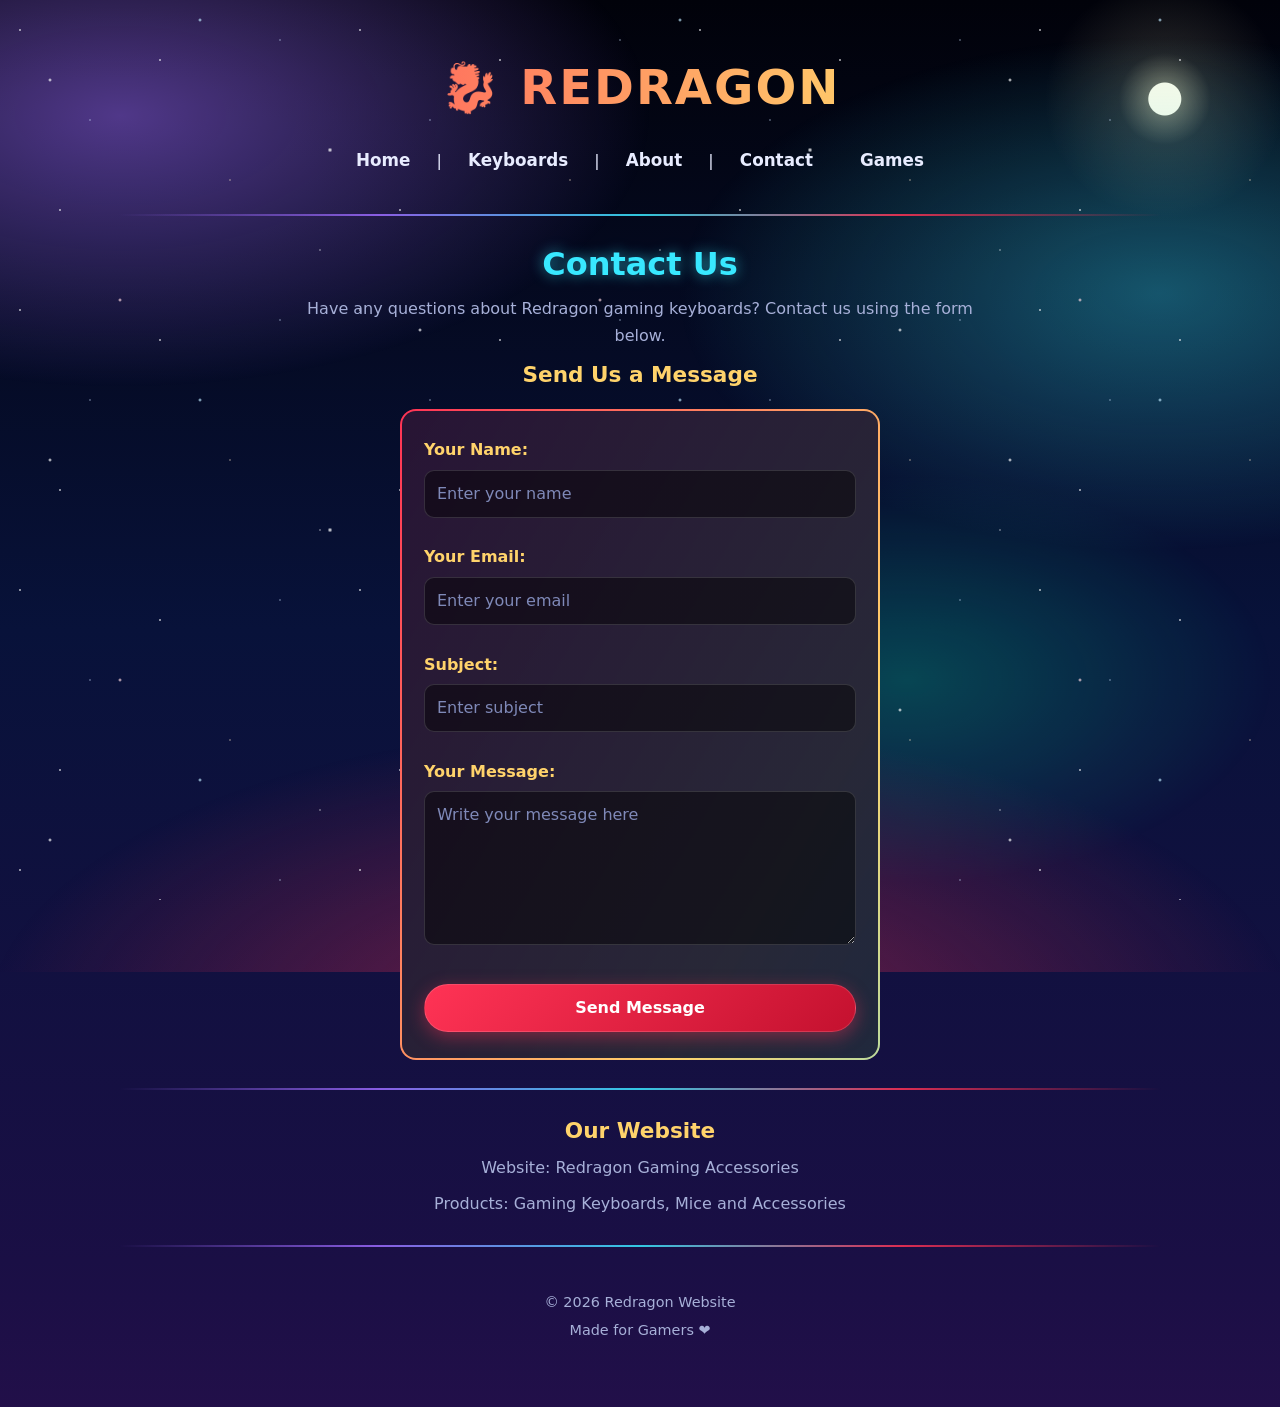
<file: contact.html>
<!DOCTYPE html>
<html>
<head>
    <title>Contact Redragon</title>
    <link rel="stylesheet" href="style.css">
</head>
<body>

    <h1>🐉 REDRAGON</h1>

    <a href="index.html">Home</a> |
    <a href="keyboards.html">Keyboards</a> |
    <a href="about.html">About</a> |
    <a href="contact.html">Contact</a>
    <a href="games.html">Games</a>

    <hr>

    <h2>Contact Us</h2>

    <p>
        Have any questions about Redragon gaming keyboards?
        Contact us using the form below.
    </p>

    <h3>Send Us a Message</h3>

    <form>
        <label for="name">Your Name:</label><br>
        <input type="text" id="name" name="name"
               placeholder="Enter your name" required>
        <br><br>

        <label for="email">Your Email:</label><br>
        <input type="email" id="email" name="email"
               placeholder="Enter your email" required>
        <br><br>

        <label for="subject">Subject:</label><br>
        <input type="text" id="subject" name="subject"
               placeholder="Enter subject" required>
        <br><br>

        <label for="message">Your Message:</label><br>
        <textarea id="message" name="message"
                  rows="5" cols="30"
                  placeholder="Write your message here"
                  required></textarea>
        <br><br>

        <button type="submit">Send Message</button>
    </form>

    <hr>

    <h3>Our Website</h3>

    <p>Website: Redragon Gaming Accessories</p>
    <p>Products: Gaming Keyboards, Mice and Accessories</p>

    <hr>

    <footer>
        <p>&copy; 2026 Redragon Website</p>
        <p>Made for Gamers ❤️</p>
    </footer>

</body>
</html>
</file>
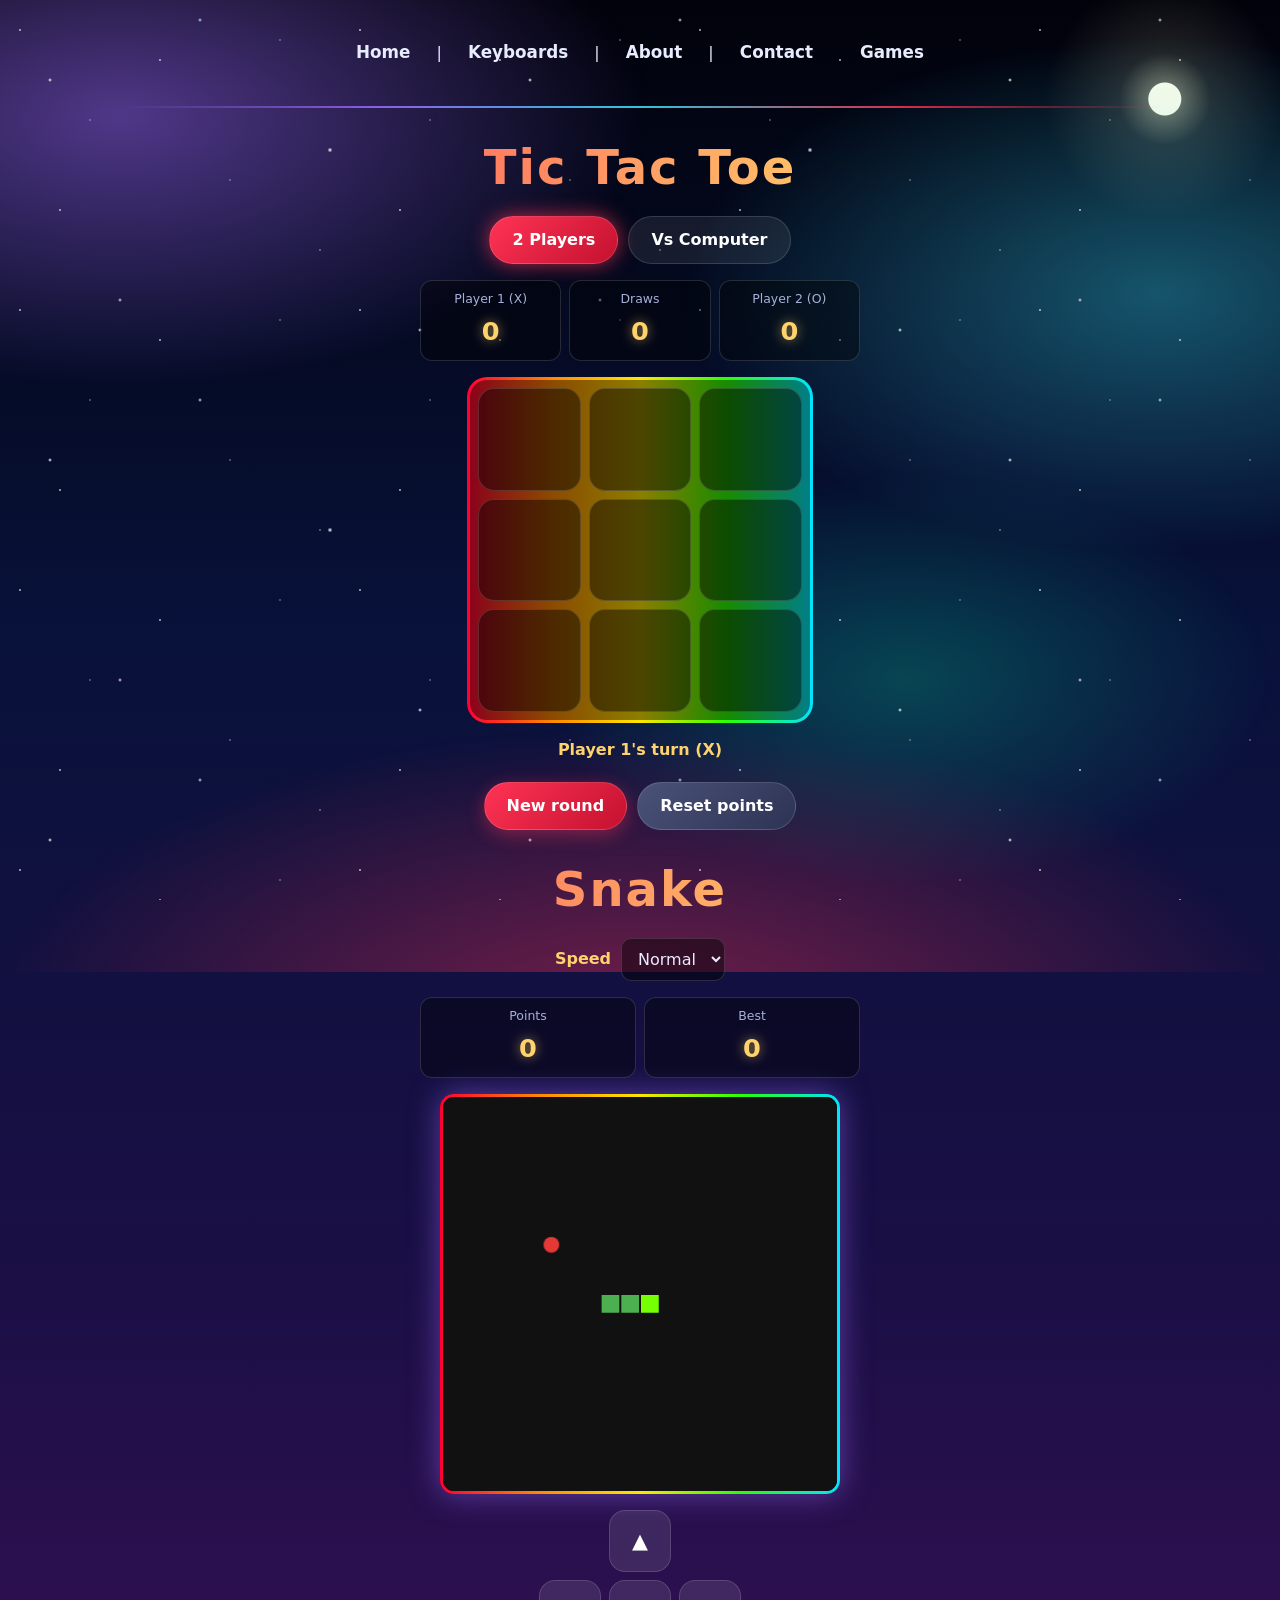
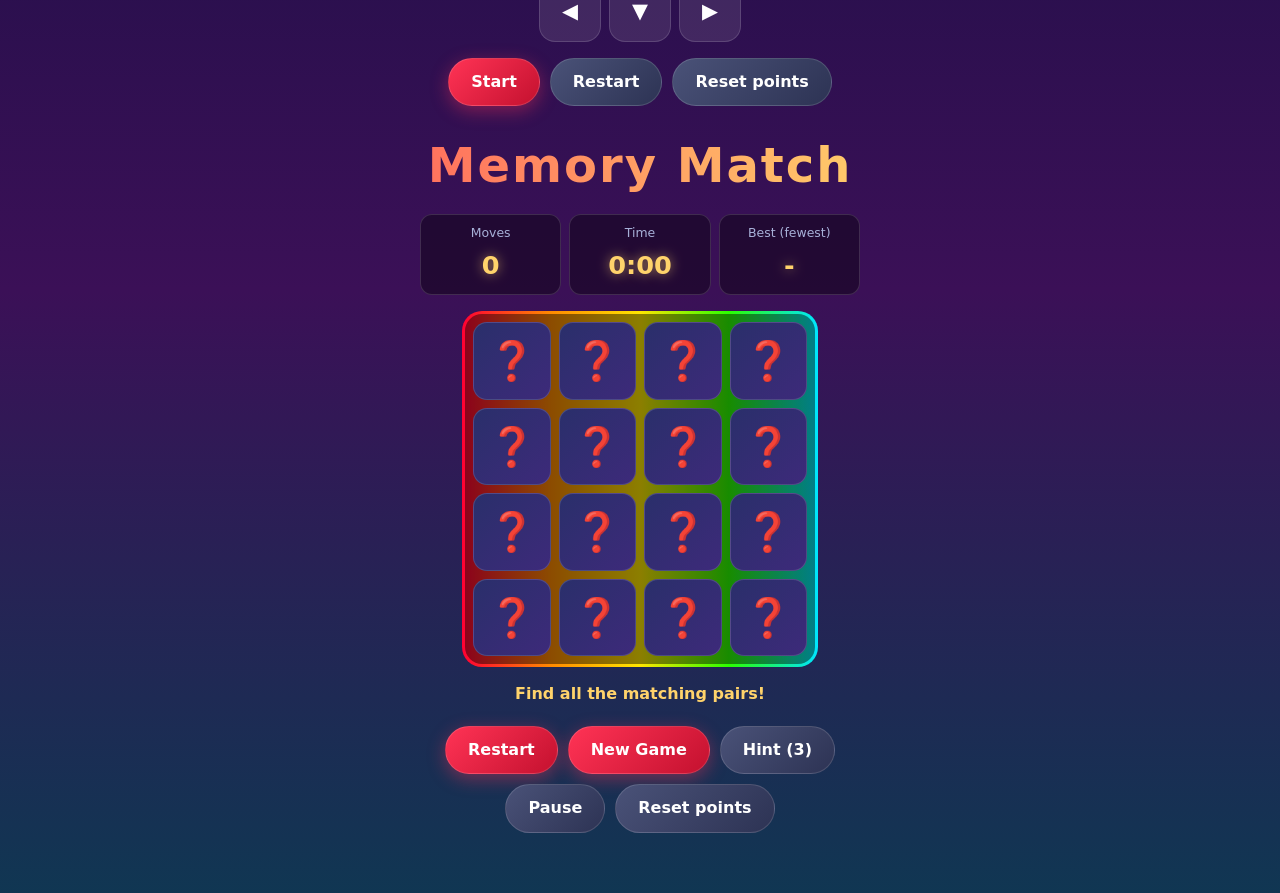
<file: games.html>
<!DOCTYPE html>
<html lang="en">
<head>
<meta charset="UTF-8">
<meta name="viewport" content="width=device-width, initial-scale=1">
<title>Games - Tic Tac Toe &amp; Snake</title>
<link rel="stylesheet" href="style.css">
<script src="script.js" defer></script>
</head>
<body>

<a href="index.html">Home</a> |
<a href="keyboards.html">Keyboards</a> |
<a href="about.html">About</a> |
<a href="contact.html">Contact</a>
<a href="games.html">Games</a>

<hr>

<h1>Tic Tac Toe</h1>

<div class="box">
  <div class="row">
    <button id="mode2" class="active">2 Players</button>
    <button id="modeCpu">Vs Computer</button>
    <select id="level" class="hidden" aria-label="Difficulty">
      <option value="easy">Easy</option>
      <option value="hard">Hard</option>
    </select>
  </div>

  <div class="score">
    <div><span id="nameX">Player 1 (X)</span><b id="winsX">0</b></div>
    <div><span>Draws</span><b id="draws">0</b></div>
    <div><span id="nameO">Player 2 (O)</span><b id="winsO">0</b></div>
  </div>

  <!-- 3x3 board: JS creates exactly 9 cells here -->
  <div class="board" id="board"></div>
  <div id="status"></div>

  <div class="actions">
    <button class="btn" id="newRound">New round</button>
    <button class="btn grey" id="resetScore">Reset points</button>
  </div>
</div>

<h1>Snake</h1>

<div class="box">
  <div class="row">
    <label for="speed">Speed</label>
    <select id="speed">
      <option value="easy">Easy</option>
      <option value="normal" selected>Normal</option>
      <option value="hard">Hard</option>
    </select>
  </div>

  <div class="score">
    <div><span>Points</span><b id="score">0</b></div>
    <div><span>Best</span><b id="best">0</b></div>
  </div>

  <canvas id="game" width="400" height="400"></canvas>

  <div class="pad">
    <button class="up" data-dir="up" aria-label="Up">▲</button>
    <button class="left" data-dir="left" aria-label="Left">◀</button>
    <button class="down" data-dir="down" aria-label="Down">▼</button>
    <button class="right" data-dir="right" aria-label="Right">▶</button>
  </div>

  <div class="actions">
    <button class="btn" id="startBtn">Start</button>
    <button class="btn grey" id="restartBtn">Restart</button>
    <button class="btn grey" id="snakeReset">Reset points</button>
  </div>
</div>

<h1>Memory Match</h1>

<div class="box">
  <div class="score">
    <div><span>Moves</span><b id="memMoves">0</b></div>
    <div><span>Time</span><b id="memTime">0:00</b></div>
    <div><span>Best (fewest)</span><b id="memBest">-</b></div>
  </div>

  <div class="memboard" id="memBoard"></div>
  <div id="memMsg"></div>

  <div class="actions">
    <button class="btn" id="memRestart">Restart</button>
    <button class="btn" id="memNew">New Game</button>
    <button class="btn grey" id="memHint">Hint (3)</button>
    <button class="btn grey" id="memPause">Pause</button>
    <button class="btn grey" id="memReset">Reset points</button>
  </div>
</div>

</body>
</html>
</file>
<file: style.css>
/* =========================================================
   REDRAGON - COLOR-CHANGING NIGHT SKY THEME
   Pages: index, keyboards, about, contact, games
   ========================================================= */

:root {
  --red: #ff3355;
  --red-dark: #c4112f;
  --cyan: #38e8ff;
  --violet: #9d6bff;
  --gold: #ffd36b;
  --green: #76ff03;
  --text: #e8ecff;
  --muted: #a7b0d8;
  --glass: rgba(255, 255, 255, 0.06);
  --glass-brd: rgba(255, 255, 255, 0.14);
  --card: rgba(10, 16, 48, 0.88);
  --radius: 16px;
}

* { box-sizing: border-box; }

/* ---------------------------------------------------------
   BACKGROUND LAYERS
   html background : moon + sky colors that slowly change
   html::before    : nebula clouds that shift color
   body::before    : stars layer 1 (twinkle)
   body::after     : stars layer 2 (twinkle)
   html::after     : shooting star
   --------------------------------------------------------- */
html {
  min-height: 100%;
  scroll-behavior: smooth;
  background-color: #02030a;
  background-image:
    radial-gradient(circle at 91% 11%, #fffbe8 0 16px, rgba(255, 247, 200, 0.38) 17px, rgba(255, 247, 200, 0.12) 46px, transparent 120px),
    linear-gradient(180deg, #01020a 0%, #08123a 14%, #1a0f45 28%, #3b1057 42%, #0b3b52 57%, #08123a 71%, #2a0d4a 86%, #01020a 100%);
  background-size: 100% 100%, 100% 500%;
  background-repeat: no-repeat, no-repeat;
  background-attachment: fixed, fixed;
  animation: skyColors 40s ease-in-out infinite alternate;
}

@keyframes skyColors {
  from { background-position: 0 0, 0 0; }
  to   { background-position: 0 0, 0 100%; }
}

html::before {
  content: "";
  position: fixed;
  inset: -8%;
  z-index: -3;
  pointer-events: none;
  background:
    radial-gradient(ellipse 55% 40% at 15% 18%, rgba(157, 107, 255, 0.50), transparent 65%),
    radial-gradient(ellipse 50% 38% at 85% 35%, rgba(56, 232, 255, 0.34), transparent 65%),
    radial-gradient(ellipse 65% 42% at 50% 105%, rgba(255, 51, 85, 0.42), transparent 68%),
    radial-gradient(ellipse 38% 30% at 68% 72%, rgba(0, 255, 170, 0.22), transparent 65%);
  animation: nebula 22s ease-in-out infinite alternate;
}

@keyframes nebula {
  0%   { filter: hue-rotate(0deg);   transform: scale(1)    translate(0, 0); }
  50%  { filter: hue-rotate(70deg);  transform: scale(1.12) translate(2%, -2%); }
  100% { filter: hue-rotate(-50deg); transform: scale(1.2)  translate(-2%, 2%); }
}

body::before,
body::after {
  content: "";
  position: fixed;
  inset: 0;
  z-index: -2;
  pointer-events: none;
}

body::before {
  background-image:
    radial-gradient(1.5px 1.5px at 20px 30px, #fff, transparent),
    radial-gradient(1px 1px at 90px 120px, #cfe3ff, transparent),
    radial-gradient(1.5px 1.5px at 160px 60px, #fff, transparent),
    radial-gradient(1px 1px at 230px 180px, #ffe9c9, transparent),
    radial-gradient(1.5px 1.5px at 60px 210px, #fff, transparent),
    radial-gradient(1px 1px at 280px 40px, #cfe3ff, transparent),
    radial-gradient(1px 1px at 320px 250px, #fff, transparent);
  background-size: 340px 280px;
  animation: twinkle 4s ease-in-out infinite, drift 120s linear infinite;
}

body::after {
  z-index: -1;
  background-image:
    radial-gradient(2px 2px at 50px 80px, #fff, transparent),
    radial-gradient(2px 2px at 200px 20px, #bfe9ff, transparent),
    radial-gradient(2.5px 2.5px at 330px 150px, #fff, transparent),
    radial-gradient(2px 2px at 120px 300px, #ffd9e0, transparent),
    radial-gradient(2px 2px at 420px 330px, #fff, transparent);
  background-size: 480px 380px;
  animation: twinkle 6s ease-in-out infinite 1.5s, drift 200s linear infinite reverse;
}

@keyframes twinkle {
  0%, 100% { opacity: 1; }
  50%      { opacity: 0.2; }
}

@keyframes drift {
  to { background-position: 480px 380px; }
}

html::after {
  content: "";
  position: fixed;
  top: 8%;
  left: 100%;
  width: 150px;
  height: 2px;
  background: linear-gradient(90deg, #fff, transparent);
  transform: rotate(-35deg);
  opacity: 0;
  pointer-events: none;
  z-index: -1;
  animation: shoot 8s linear infinite 2s;
}

@keyframes shoot {
  0%   { transform: translate(0, 0) rotate(-35deg); opacity: 0; }
  3%   { opacity: 1; }
  12%  { transform: translate(-95vw, 62vh) rotate(-35deg); opacity: 0; }
  100% { transform: translate(-95vw, 62vh) rotate(-35deg); opacity: 0; }
}

/* ---------------------------------------------------------
   BASE
   --------------------------------------------------------- */
body {
  margin: 0 auto;
  max-width: 1080px;
  padding: 28px 18px 60px;
  color: var(--text);
  font-family: "Segoe UI", system-ui, -apple-system, Roboto, Arial, sans-serif;
  line-height: 1.65;
  text-align: center;
  position: relative;
  overflow-x: hidden;
}

h1, h2, h3 { line-height: 1.25; margin: 0.6em 0 0.4em; }

h1 {
  font-size: clamp(1.8rem, 5vw, 3rem);
  letter-spacing: 2px;
  background: linear-gradient(90deg, var(--red), var(--gold), var(--cyan), var(--violet), var(--red));
  background-size: 300% 100%;
  -webkit-background-clip: text;
  background-clip: text;
  -webkit-text-fill-color: transparent;
  color: transparent;
  animation: shine 8s linear infinite;
}

@keyframes shine { to { background-position: 300% 0; } }

h2 {
  font-size: clamp(1.4rem, 3.5vw, 2rem);
  color: var(--cyan);
  text-shadow: 0 0 14px rgba(56, 232, 255, 0.6);
}

h3 {
  font-size: clamp(1.1rem, 2.5vw, 1.35rem);
  color: var(--gold);
}

p { color: var(--muted); margin: 0.6em auto; max-width: 720px; }

header p {
  letter-spacing: 6px;
  font-size: 0.85rem;
  color: var(--red);
  text-shadow: 0 0 10px rgba(255, 51, 85, 0.7);
}

ul { display: inline-block; text-align: left; color: var(--muted); padding-left: 1.2em; }
li { margin: 6px 0; transition: transform 0.25s, color 0.25s; }
li:hover { transform: translateX(8px); color: var(--cyan); }

hr {
  border: 0;
  height: 2px;
  margin: 28px 0;
  background: linear-gradient(90deg, transparent, var(--violet), var(--cyan), var(--red), transparent);
  opacity: 0.85;
}

/* page entrance */
@keyframes fadeUp {
  from { opacity: 0; transform: translateY(26px); }
  to   { opacity: 1; transform: translateY(0); }
}

/* ---------------------------------------------------------
   NAVIGATION LINKS
   --------------------------------------------------------- */
nav, body > a { font-size: 1.05rem; }

nav a,
body > a {
  display: inline-block;
  position: relative;
  margin: 4px 6px;
  padding: 6px 14px;
  color: var(--text);
  text-decoration: none;
  font-weight: 600;
  border-radius: 999px;
  border: 1px solid transparent;
  transition: all 0.3s ease;
}

nav a::after,
body > a::after {
  content: "";
  position: absolute;
  left: 50%;
  bottom: 2px;
  width: 0;
  height: 2px;
  background: linear-gradient(90deg, var(--red), var(--cyan));
  transform: translateX(-50%);
  transition: width 0.3s ease;
}

nav a:hover,
body > a:hover {
  color: #fff;
  background: var(--glass);
  border-color: var(--glass-brd);
  box-shadow: 0 0 20px rgba(56, 232, 255, 0.5);
  transform: translateY(-3px);
}

nav a:hover::after,
body > a:hover::after { width: 70%; }

/* button-like links inside main */
main a {
  display: inline-block;
  margin-top: 8px;
  padding: 11px 26px;
  color: #fff;
  font-weight: 700;
  text-decoration: none;
  border-radius: 999px;
  background: linear-gradient(135deg, var(--red), var(--red-dark));
  box-shadow: 0 6px 20px rgba(255, 51, 85, 0.45);
  transition: all 0.3s ease;
}

main a:hover {
  transform: translateY(-4px) scale(1.06);
  background: linear-gradient(135deg, var(--violet), var(--cyan));
  box-shadow: 0 10px 30px rgba(56, 232, 255, 0.6);
}

main a:active { transform: scale(0.97); }

/* ---------------------------------------------------------
   CARDS WITH COLOR-CHANGING BORDER
   --------------------------------------------------------- */
@keyframes borderFlow {
  from { background-position: 0 0, 0% 50%; }
  to   { background-position: 0 0, 100% 50%; }
}

section,
article,
form,
.game-card {
  border: 2px solid transparent;
  background:
    linear-gradient(var(--card), var(--card)) padding-box,
    linear-gradient(120deg, var(--red), var(--gold), var(--cyan), var(--violet), var(--red)) border-box;
  background-size: 100% 100%, 300% 300%;
  transition: transform 0.35s ease, box-shadow 0.35s ease;
}

section {
  margin: 22px 0;
  padding: 28px 20px;
  border-radius: var(--radius);
  animation: fadeUp 0.8s ease both, borderFlow 7s linear infinite alternate;
}

article {
  margin: 22px auto;
  padding: 20px;
  max-width: 460px;
  border-radius: var(--radius);
  animation: fadeUp 0.8s ease both, borderFlow 7s linear infinite alternate;
}

form {
  max-width: 480px;
  margin: 20px auto;
  padding: 26px 22px;
  text-align: left;
  border-radius: var(--radius);
  animation: fadeUp 0.8s ease both, borderFlow 7s linear infinite alternate;
}

section:hover {
  box-shadow: 0 0 36px rgba(157, 107, 255, 0.45);
}

article:hover {
  transform: translateY(-8px) scale(1.02);
  box-shadow: 0 14px 40px rgba(255, 51, 85, 0.45);
  animation: fadeUp 0.8s ease both, borderFlow 2.5s linear infinite alternate;
}

form:hover {
  box-shadow: 0 0 34px rgba(56, 232, 255, 0.4);
}

/* ---------------------------------------------------------
   IMAGES
   --------------------------------------------------------- */
img {
  max-width: 100%;
  height: auto;
  border-radius: 14px;
  border: 1px solid var(--glass-brd);
  box-shadow: 0 8px 28px rgba(0, 0, 0, 0.55);
  transition: transform 0.4s ease, box-shadow 0.4s ease, filter 0.4s ease;
}

img:hover {
  transform: scale(1.06) rotate(-1deg);
  box-shadow: 0 0 38px rgba(56, 232, 255, 0.65);
  filter: brightness(1.12) saturate(1.25);
}

/* ---------------------------------------------------------
   BUTTONS AND FORM FIELDS
   --------------------------------------------------------- */
button {
  font: inherit;
  font-weight: 700;
  color: #fff;
  cursor: pointer;
  padding: 10px 22px;
  border: 1px solid var(--glass-brd);
  border-radius: 999px;
  background: linear-gradient(135deg, var(--red), var(--red-dark));
  box-shadow: 0 5px 18px rgba(255, 51, 85, 0.4);
  transition: all 0.3s ease;
}

button:hover:not(:disabled) {
  transform: translateY(-3px) scale(1.05);
  background: linear-gradient(135deg, var(--violet), var(--cyan));
  box-shadow: 0 8px 26px rgba(56, 232, 255, 0.6);
}

button:active:not(:disabled) { transform: scale(0.95); }
button:disabled { cursor: not-allowed; }

button:focus-visible,
select:focus-visible,
a:focus-visible { outline: 2px solid var(--cyan); outline-offset: 3px; }

form label { font-weight: 600; color: var(--gold); }
form button[type="submit"] { width: 100%; margin-top: 4px; }

input, textarea, select {
  font: inherit;
  color: var(--text);
  background: rgba(0, 0, 0, 0.45);
  border: 1px solid var(--glass-brd);
  border-radius: 10px;
  padding: 10px 12px;
  transition: all 0.3s ease;
}

input, textarea { width: 100%; margin-top: 6px; }
textarea { resize: vertical; }
input::placeholder, textarea::placeholder { color: #7f89b8; }

input:hover, textarea:hover, select:hover { border-color: var(--violet); }

input:focus, textarea:focus, select:focus {
  outline: none;
  border-color: var(--cyan);
  box-shadow: 0 0 16px rgba(56, 232, 255, 0.6);
  background: rgba(0, 0, 0, 0.6);
}

select option { background: #0a1030; color: var(--text); }

footer { margin-top: 30px; padding-top: 10px; }
footer p { font-size: 0.9rem; margin: 4px auto; }

/* =========================================================
   GAMES PAGE: 2 games per row, each inside a border card
   ========================================================= */
.games-grid {
  display: grid;
  grid-template-columns: repeat(2, minmax(0, 1fr));
  gap: 26px;
  align-items: start;
  margin-top: 10px;
}

/* odd last game sits centered on its own row */
.games-grid > .game-card:last-child:nth-child(odd) {
  grid-column: 1 / -1;
  width: calc(50% - 13px);
  justify-self: center;
}

.game-card {
  padding: 8px 18px 24px;
  border-radius: 22px;
  animation: fadeUp 0.8s ease both, borderFlow 6s linear infinite alternate;
}

.game-card:nth-child(2) { animation-delay: 0.15s, 0s; }
.game-card:nth-child(3) { animation-delay: 0.3s, 0s; }

.game-card:hover {
  transform: translateY(-8px);
  box-shadow: 0 0 40px rgba(157, 107, 255, 0.6), 0 18px 40px rgba(0, 0, 0, 0.5);
  animation: fadeUp 0.8s ease both, borderFlow 2s linear infinite alternate;
}

.game-card h2 { margin-top: 0.7em; }

/* the inner .box has no frame of its own */
.box {
  max-width: 440px;
  margin: 10px auto 0;
  padding: 0;
  background: none;
  border: 0;
}

.row {
  display: flex;
  flex-wrap: wrap;
  gap: 10px;
  align-items: center;
  justify-content: center;
  margin-bottom: 16px;
}

.row label { color: var(--gold); font-weight: 600; }

.row button {
  background: rgba(255, 255, 255, 0.08);
  box-shadow: none;
}

.row button.active {
  background: linear-gradient(135deg, var(--red), var(--red-dark));
  box-shadow: 0 0 20px rgba(255, 51, 85, 0.7);
}

.hidden { display: none; }

.score {
  display: flex;
  justify-content: space-around;
  gap: 8px;
  margin-bottom: 16px;
}

.score div {
  flex: 1;
  padding: 8px 6px;
  background: rgba(0, 0, 0, 0.4);
  border: 1px solid var(--glass-brd);
  border-radius: 12px;
  transition: all 0.3s ease;
}

.score div:hover {
  border-color: var(--cyan);
  box-shadow: 0 0 16px rgba(56, 232, 255, 0.5);
  transform: translateY(-3px);
}

.score span { display: block; font-size: 0.78rem; color: var(--muted); }
.score b { font-size: 1.6rem; color: var(--gold); text-shadow: 0 0 12px rgba(255, 211, 107, 0.6); }

/* Tic Tac Toe 3x3 */
.board {
  display: grid;
  grid-template-columns: repeat(3, 1fr);
  gap: 8px;
  max-width: 330px;
  margin: 0 auto;
}

.cell {
  aspect-ratio: 1 / 1;
  padding: 0;
  font-size: clamp(2.2rem, 10vw, 3.6rem);
  font-weight: 800;
  color: var(--cyan);
  text-shadow: 0 0 16px rgba(56, 232, 255, 0.85);
  border-radius: 16px;
  background: rgba(0, 0, 0, 0.45);
  border: 1px solid var(--glass-brd);
  box-shadow: none;
}

.cell:hover:not(:disabled) {
  background: rgba(157, 107, 255, 0.28);
  border-color: var(--violet);
  box-shadow: 0 0 22px rgba(157, 107, 255, 0.65);
  transform: scale(1.06);
}

.cell:disabled { opacity: 1; color: var(--cyan); }

.cell.win {
  color: #fff;
  background: linear-gradient(135deg, var(--red), var(--gold));
  border-color: var(--gold);
  box-shadow: 0 0 28px rgba(255, 211, 107, 0.9);
  animation: pop 0.6s ease infinite alternate;
}

@keyframes pop { to { transform: scale(1.08); } }

#status, #memMsg {
  min-height: 1.8em;
  margin: 14px 0 4px;
  font-weight: 700;
  color: var(--gold);
}

.actions {
  display: flex;
  flex-wrap: wrap;
  gap: 10px;
  justify-content: center;
  margin-top: 16px;
}

.btn.grey { background: linear-gradient(135deg, #4a5278, #2d3354); box-shadow: none; }
.btn.grey:hover:not(:disabled) { background: linear-gradient(135deg, var(--violet), var(--cyan)); }
.btn:disabled { opacity: 0.5; }

/* Snake */
canvas {
  display: block;
  width: 100%;
  max-width: 400px;
  height: auto;
  margin: 0 auto 16px;
  border-radius: 14px;
  border: 2px solid var(--violet);
  box-shadow: 0 0 30px rgba(157, 107, 255, 0.5), inset 0 0 20px rgba(0, 0, 0, 0.6);
  touch-action: none;
  transition: box-shadow 0.3s ease, border-color 0.3s ease;
}

canvas:hover {
  border-color: var(--cyan);
  box-shadow: 0 0 40px rgba(56, 232, 255, 0.6), inset 0 0 20px rgba(0, 0, 0, 0.6);
}

.pad {
  display: grid;
  grid-template-columns: repeat(3, 62px);
  grid-template-areas:
    ".    up    ."
    "left down  right";
  gap: 8px;
  justify-content: center;
  margin-bottom: 10px;
}

.pad button {
  width: 62px;
  height: 62px;
  padding: 0;
  font-size: 1.3rem;
  border-radius: 16px;
  background: rgba(255, 255, 255, 0.1);
  box-shadow: none;
}

.pad .up    { grid-area: up; }
.pad .left  { grid-area: left; }
.pad .down  { grid-area: down; }
.pad .right { grid-area: right; }

/* Memory Match */
.memboard {
  display: grid;
  grid-template-columns: repeat(4, 1fr);
  gap: 8px;
  max-width: 340px;
  margin: 0 auto;
  transition: opacity 0.3s ease, filter 0.3s ease;
}

.memboard.paused {
  opacity: 0.25;
  filter: blur(4px);
  pointer-events: none;
}

.mcard {
  aspect-ratio: 1 / 1;
  padding: 0;
  font-size: clamp(1.6rem, 7vw, 2.4rem);
  border-radius: 14px;
  background: linear-gradient(135deg, #2a2f6b, #3d2a7a);
  border: 1px solid var(--glass-brd);
  box-shadow: none;
}

.mcard:hover:not(.flipped):not(.matched) {
  background: linear-gradient(135deg, var(--violet), var(--cyan));
  box-shadow: 0 0 22px rgba(56, 232, 255, 0.65);
  transform: translateY(-4px) scale(1.06);
}

.mcard.flipped {
  background: rgba(255, 255, 255, 0.14);
  border-color: var(--cyan);
  animation: flipIn 0.35s ease;
}

.mcard.matched {
  background: linear-gradient(135deg, rgba(118, 255, 3, 0.35), rgba(56, 232, 255, 0.35));
  border-color: var(--green);
  box-shadow: 0 0 20px rgba(118, 255, 3, 0.65);
  cursor: default;
}

@keyframes flipIn {
  from { transform: rotateY(90deg) scale(0.9); }
  to   { transform: rotateY(0) scale(1); }
}

/* =========================================================
   RESPONSIVE
   ========================================================= */
@media (max-width: 860px) {
  .games-grid { grid-template-columns: minmax(0, 1fr); }
  .games-grid > .game-card:last-child:nth-child(odd) {
    grid-column: auto;
    width: auto;
  }
}

@media (max-width: 700px) {
  body { padding: 18px 12px 40px; }
  section { padding: 22px 14px; }
  header p { letter-spacing: 3px; }
  nav a, body > a { padding: 6px 10px; font-size: 0.95rem; }
  article:hover { transform: translateY(-4px); }
}

@media (max-width: 420px) {
  .game-card { padding: 4px 12px 20px; }
  .pad { grid-template-columns: repeat(3, 56px); }
  .pad button { width: 56px; height: 56px; }
  .score b { font-size: 1.3rem; }
  .actions button { padding: 9px 16px; }
}

/* touch screens: no sticky hover jump */
@media (hover: none) {
  .game-card:hover, article:hover, img:hover { transform: none; }
}

@media (prefers-reduced-motion: reduce) {
  *, *::before, *::after, html, html::before, html::after {
    animation: none !important;
    transition: none !important;
  }
}

/* =========================================================
   RAINBOW BORDER FOR ALL GAMES
   (game cards, Snake canvas, Tic Tac Toe board, Memory board)
   ========================================================= */
:root {
  --rainbow: linear-gradient(90deg,
    #ff0033, #ff8a00, #ffe600, #2bff00, #00e5ff, #2f6bff, #9d00ff, #ff00c8, #ff0033);
}

/* flowing rainbow: 200% wide, moves one full period, loops with no jump */
@keyframes rainbowFlow {
  from { background-position: 0 0, 0% 50%; }
  to   { background-position: 0 0, 200% 50%; }
}

/* rainbow glow around the card, color cycles through the rainbow */
@keyframes rainbowGlow {
  0%   { box-shadow: 0 0 24px rgba(255, 0, 51, 0.65); }
  14%  { box-shadow: 0 0 24px rgba(255, 138, 0, 0.65); }
  28%  { box-shadow: 0 0 24px rgba(255, 230, 0, 0.65); }
  42%  { box-shadow: 0 0 24px rgba(43, 255, 0, 0.65); }
  57%  { box-shadow: 0 0 24px rgba(0, 229, 255, 0.65); }
  71%  { box-shadow: 0 0 24px rgba(47, 107, 255, 0.65); }
  85%  { box-shadow: 0 0 24px rgba(157, 0, 255, 0.65); }
  100% { box-shadow: 0 0 24px rgba(255, 0, 51, 0.65); }
}

.game-card {
  border: 4px solid transparent;
  background:
    linear-gradient(var(--card), var(--card)) padding-box,
    var(--rainbow) border-box;
  background-size: 100% 100%, 200% 100%;
  animation: fadeUp 0.8s ease both, rainbowFlow 5s linear infinite, rainbowGlow 7s linear infinite;
}

.game-card:nth-child(2) { animation-delay: 0.15s, 0s, 0s; }
.game-card:nth-child(3) { animation-delay: 0.3s, 0s, 0s; }

.game-card:hover {
  transform: translateY(-8px);
  animation: fadeUp 0.8s ease both, rainbowFlow 1.8s linear infinite, rainbowGlow 2.5s linear infinite;
}

/* Snake screen */
canvas {
  border: 3px solid transparent;
  background:
    linear-gradient(#111, #111) padding-box,
    var(--rainbow) border-box;
  background-size: 100% 100%, 200% 100%;
  animation: rainbowFlow 5s linear infinite;
}

canvas:hover { border-color: transparent; }

/* Tic Tac Toe board and Memory board frames */
.board,
.memboard {
  padding: 8px;
  border: 3px solid transparent;
  border-radius: 20px;
  background:
    linear-gradient(rgba(0, 0, 0, 0.45), rgba(0, 0, 0, 0.45)) padding-box,
    var(--rainbow) border-box;
  background-size: 100% 100%, 200% 100%;
  animation: rainbowFlow 5s linear infinite;
}

.board { max-width: 346px; }
.memboard { max-width: 356px; }

@media (prefers-reduced-motion: reduce) {
  .game-card, canvas, .board, .memboard { animation: none !important; }
}
</file>
